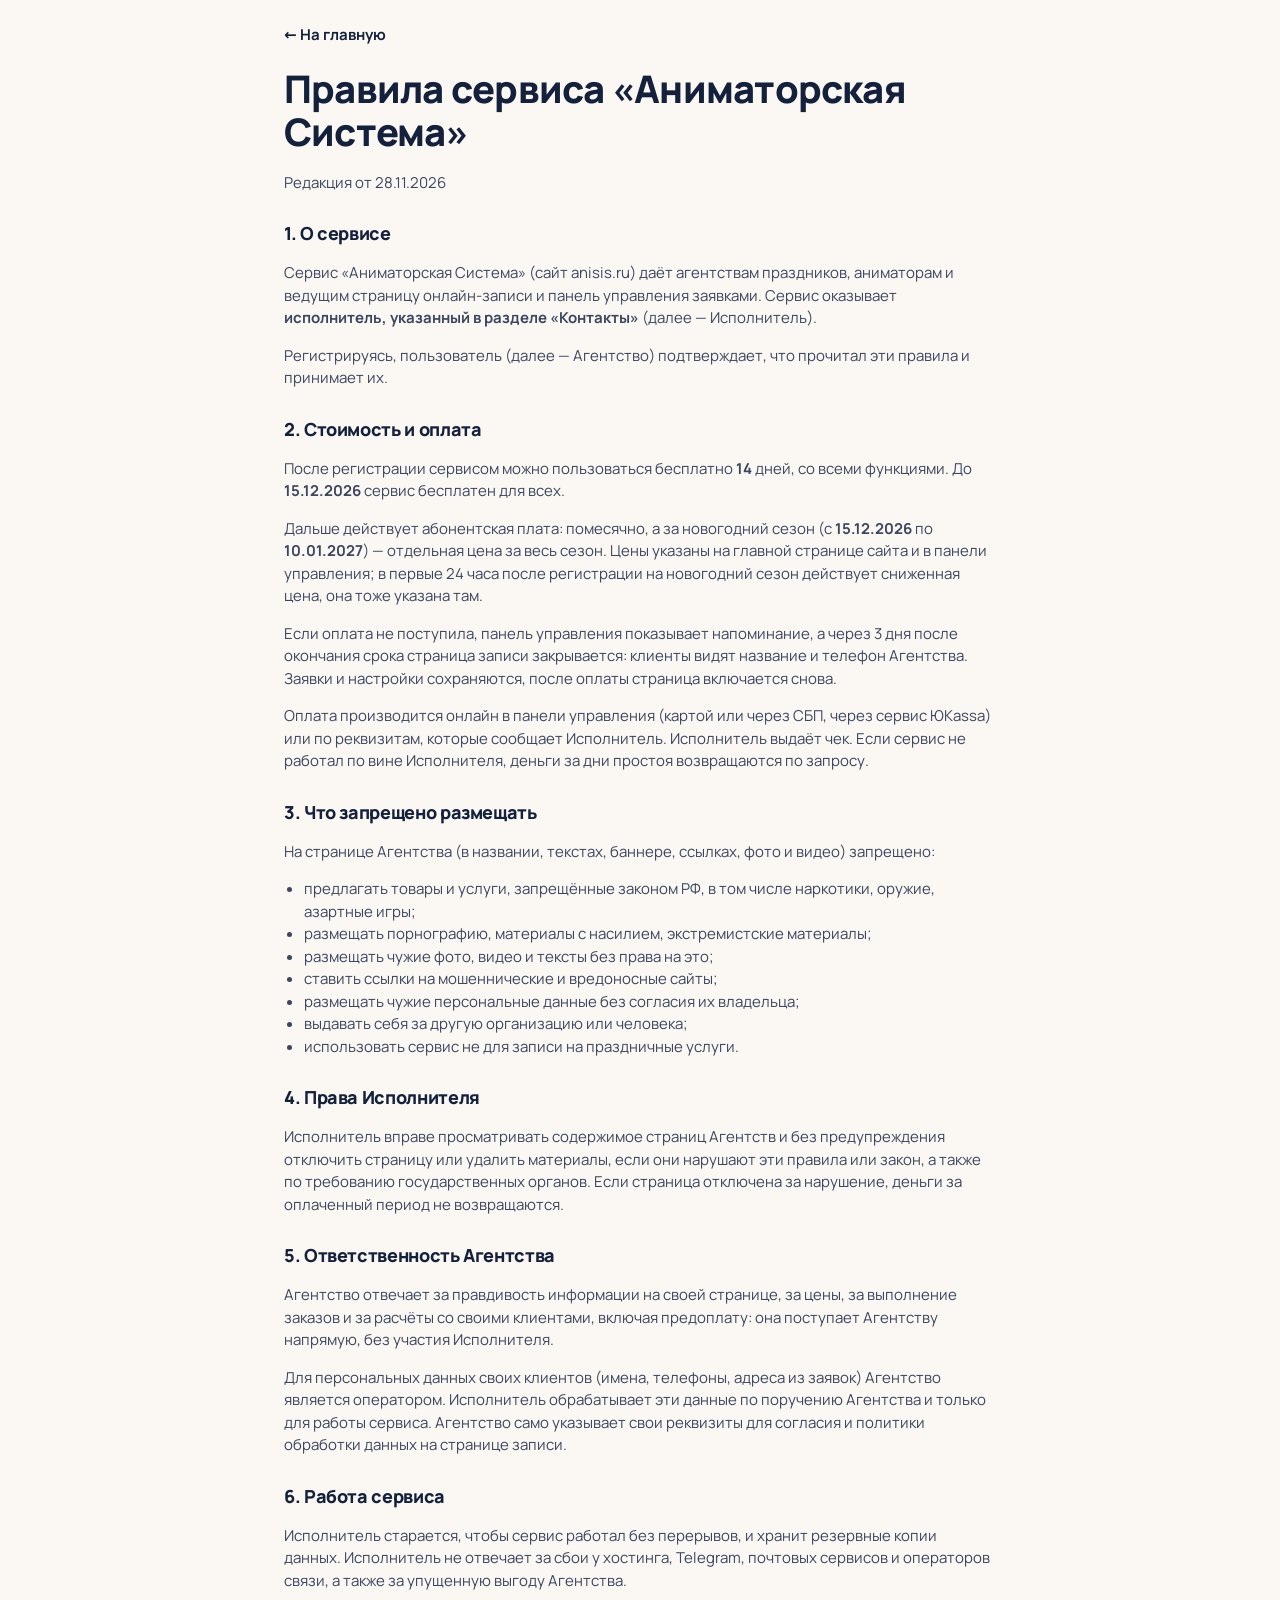
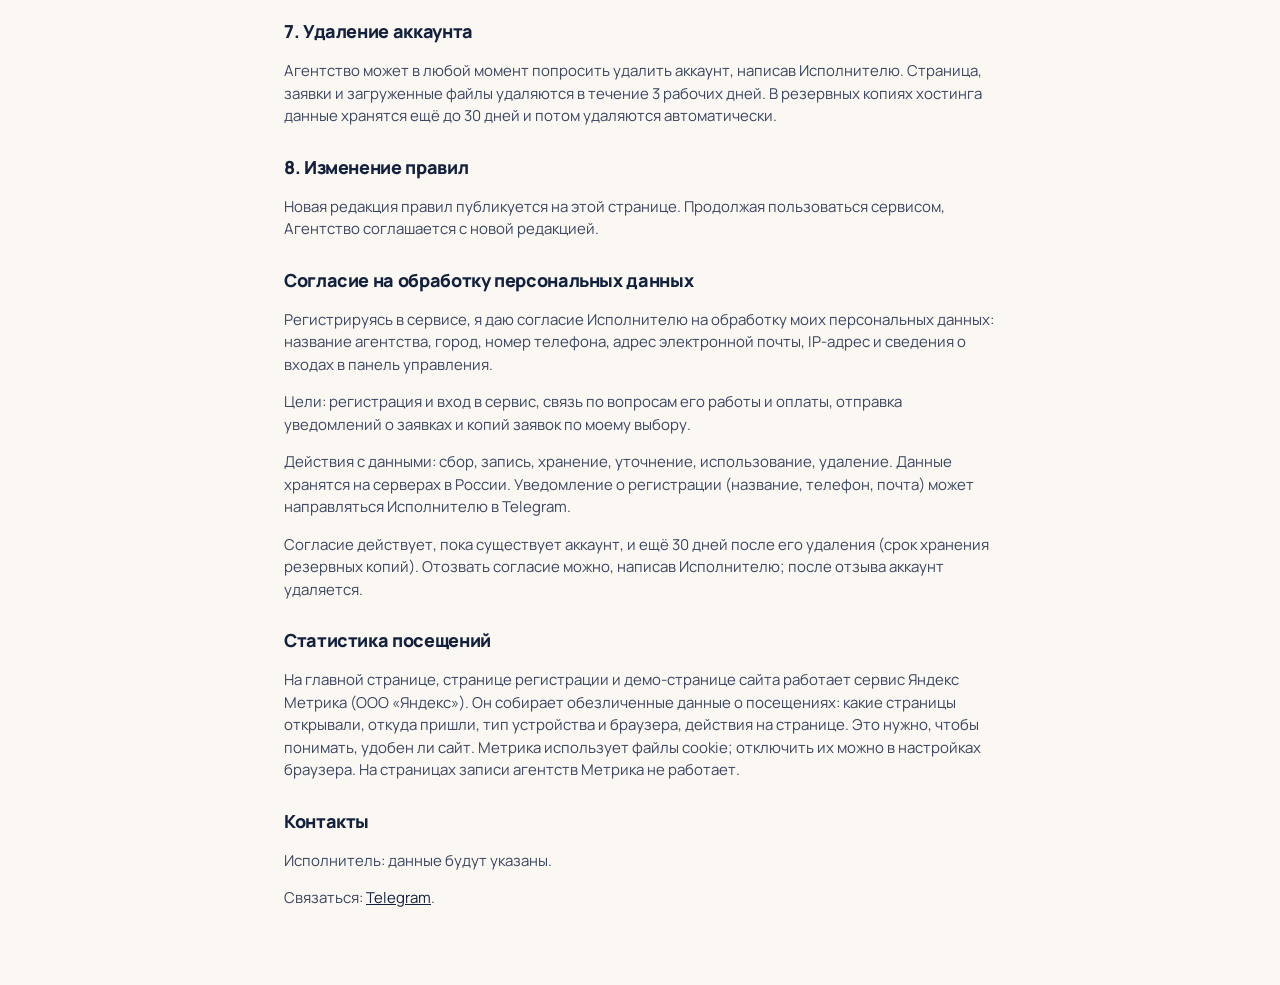
<file: rules.html>
<!DOCTYPE html>
<html lang="ru" translate="no">
<head>
  <meta charset="utf-8">
  <meta http-equiv="Content-Security-Policy" content="default-src 'self'; script-src 'self'; style-src 'self'; font-src 'self'; img-src 'self' data:; connect-src 'self'; base-uri 'none'; form-action 'self'; object-src 'none'">
  <meta name="referrer" content="strict-origin-when-cross-origin">
  <meta name="viewport" content="width=device-width, initial-scale=1">
  <title>Правила сервиса — Аниматорская Система</title>
  <link rel="icon" href="assets/img/favicon.svg?v=dev" type="image/svg+xml">
  <link rel="icon" href="/favicon.ico?v=dev" sizes="48x48">
  <link rel="icon" href="assets/img/icon-120.png?v=dev" sizes="120x120" type="image/png">
  <link rel="apple-touch-icon" href="assets/img/icon-180.png?v=dev">
  <link rel="stylesheet" href="assets/style.css?v=dev">
</head>
<body class="legal">
  <main class="wrap">
    <a class="back" href="./">← На главную</a>
    <article id="doc">
      <h1>Правила сервиса «Аниматорская Система»</h1>
      <p class="muted">Редакция от 28.11.2026</p>

      <h2>1. О сервисе</h2>
      <p>Сервис «Аниматорская Система» (сайт <span class="js-site">anisis.ru</span>) даёт агентствам праздников, аниматорам и ведущим страницу онлайн-записи и панель управления заявками. Сервис оказывает <b class="js-processor">исполнитель, указанный в разделе «Контакты»</b> (далее — Исполнитель).</p>
      <p>Регистрируясь, пользователь (далее — Агентство) подтверждает, что прочитал эти правила и принимает их.</p>

      <h2>2. Стоимость и оплата</h2>
      <p>После регистрации сервисом можно пользоваться бесплатно <b class="js-trial">14</b> дней, со всеми функциями. До <b class="js-free">15.12.2026</b> сервис бесплатен для всех.</p>
      <p>Дальше действует абонентская плата: помесячно, а за новогодний сезон (с <b class="js-free">15.12.2026</b> по <b class="js-season">10.01.2027</b>) — отдельная цена за весь сезон. Цены указаны на главной странице сайта и в панели управления; в первые 24 часа после регистрации на новогодний сезон действует сниженная цена, она тоже указана там.</p>
      <p>Если оплата не поступила, панель управления показывает напоминание, а через 3 дня после окончания срока страница записи закрывается: клиенты видят название и телефон Агентства. Заявки и настройки сохраняются, после оплаты страница включается снова.</p>
      <p>Оплата производится онлайн в панели управления (картой или через СБП, через сервис ЮKassa) или по реквизитам, которые сообщает Исполнитель. Исполнитель выдаёт чек. Если сервис не работал по вине Исполнителя, деньги за дни простоя возвращаются по запросу.</p>

      <h2>3. Что запрещено размещать</h2>
      <p>На странице Агентства (в названии, текстах, баннере, ссылках, фото и видео) запрещено:</p>
      <ul>
        <li>предлагать товары и услуги, запрещённые законом РФ, в том числе наркотики, оружие, азартные игры;</li>
        <li>размещать порнографию, материалы с насилием, экстремистские материалы;</li>
        <li>размещать чужие фото, видео и тексты без права на это;</li>
        <li>ставить ссылки на мошеннические и вредоносные сайты;</li>
        <li>размещать чужие персональные данные без согласия их владельца;</li>
        <li>выдавать себя за другую организацию или человека;</li>
        <li>использовать сервис не для записи на праздничные услуги.</li>
      </ul>

      <h2>4. Права Исполнителя</h2>
      <p>Исполнитель вправе просматривать содержимое страниц Агентств и без предупреждения отключить страницу или удалить материалы, если они нарушают эти правила или закон, а также по требованию государственных органов. Если страница отключена за нарушение, деньги за оплаченный период не возвращаются.</p>

      <h2>5. Ответственность Агентства</h2>
      <p>Агентство отвечает за правдивость информации на своей странице, за цены, за выполнение заказов и за расчёты со своими клиентами, включая предоплату: она поступает Агентству напрямую, без участия Исполнителя.</p>
      <p>Для персональных данных своих клиентов (имена, телефоны, адреса из заявок) Агентство является оператором. Исполнитель обрабатывает эти данные по поручению Агентства и только для работы сервиса. Агентство само указывает свои реквизиты для согласия и политики обработки данных на странице записи.</p>

      <h2>6. Работа сервиса</h2>
      <p>Исполнитель старается, чтобы сервис работал без перерывов, и хранит резервные копии данных. Исполнитель не отвечает за сбои у хостинга, Telegram, почтовых сервисов и операторов связи, а также за упущенную выгоду Агентства.</p>

      <h2>7. Удаление аккаунта</h2>
      <p>Агентство может в любой момент попросить удалить аккаунт, написав Исполнителю. Страница, заявки и загруженные файлы удаляются в течение 3 рабочих дней. В резервных копиях хостинга данные хранятся ещё до 30 дней и потом удаляются автоматически.</p>

      <h2>8. Изменение правил</h2>
      <p>Новая редакция правил публикуется на этой странице. Продолжая пользоваться сервисом, Агентство соглашается с новой редакцией.</p>

      <h2 id="pd">Согласие на обработку персональных данных</h2>
      <p>Регистрируясь в сервисе, я даю согласие <span class="js-processor">Исполнителю</span> на обработку моих персональных данных: название агентства, город, номер телефона, адрес электронной почты, IP-адрес и сведения о входах в панель управления.</p>
      <p>Цели: регистрация и вход в сервис, связь по вопросам его работы и оплаты, отправка уведомлений о заявках и копий заявок по моему выбору.</p>
      <p>Действия с данными: сбор, запись, хранение, уточнение, использование, удаление. Данные хранятся на серверах в России. Уведомление о регистрации (название, телефон, почта) может направляться Исполнителю в Telegram.</p>
      <p>Согласие действует, пока существует аккаунт, и ещё 30 дней после его удаления (срок хранения резервных копий). Отозвать согласие можно, написав Исполнителю; после отзыва аккаунт удаляется.</p>

      <h2 id="metrika">Статистика посещений</h2>
      <p>На главной странице, странице регистрации и демо-странице сайта работает сервис Яндекс Метрика (ООО «Яндекс»). Он собирает обезличенные данные о посещениях: какие страницы открывали, откуда пришли, тип устройства и браузера, действия на странице. Это нужно, чтобы понимать, удобен ли сайт. Метрика использует файлы cookie; отключить их можно в настройках браузера. На страницах записи агентств Метрика не работает.</p>

      <h2 id="contacts">Контакты</h2>
      <p>Исполнитель: <span class="js-processor">данные будут указаны</span>.</p>
      <p>Связаться: <a class="js-tg" href="https://t.me/rodionfrontend" target="_blank" rel="noopener noreferrer">Telegram</a><span class="js-email-wrap" hidden>, почта <a class="js-email" href="#"></a></span>.</p>
    </article>
  </main>
  <script src="assets/rules.js?v=dev"></script>
</body>
</html>
</file>
<file: assets/style.css>
/* Страница записи агентства и страницы документов. Шрифт лежит на самом сайте: никаких запросов к Google. */
@font-face { font-family: "Manrope"; font-weight: 400; font-display: swap; src: url("fonts/manrope-cyrillic-400-normal.woff2") format("woff2"); unicode-range: U+0301,U+0400-045F,U+0490-0491,U+04B0-04B1,U+2116; }
@font-face { font-family: "Manrope"; font-weight: 400; font-display: swap; src: url("fonts/manrope-latin-400-normal.woff2") format("woff2"); unicode-range: U+0000-00FF,U+2000-206F,U+20BD,U+2212; }
@font-face { font-family: "Manrope"; font-weight: 500; font-display: swap; src: url("fonts/manrope-cyrillic-500-normal.woff2") format("woff2"); unicode-range: U+0301,U+0400-045F,U+0490-0491,U+04B0-04B1,U+2116; }
@font-face { font-family: "Manrope"; font-weight: 500; font-display: swap; src: url("fonts/manrope-latin-500-normal.woff2") format("woff2"); unicode-range: U+0000-00FF,U+2000-206F,U+20BD,U+2212; }
@font-face { font-family: "Manrope"; font-weight: 600; font-display: swap; src: url("fonts/manrope-cyrillic-600-normal.woff2") format("woff2"); unicode-range: U+0301,U+0400-045F,U+0490-0491,U+04B0-04B1,U+2116; }
@font-face { font-family: "Manrope"; font-weight: 600; font-display: swap; src: url("fonts/manrope-latin-600-normal.woff2") format("woff2"); unicode-range: U+0000-00FF,U+2000-206F,U+20BD,U+2212; }
@font-face { font-family: "Manrope"; font-weight: 700; font-display: swap; src: url("fonts/manrope-cyrillic-700-normal.woff2") format("woff2"); unicode-range: U+0301,U+0400-045F,U+0490-0491,U+04B0-04B1,U+2116; }
@font-face { font-family: "Manrope"; font-weight: 700; font-display: swap; src: url("fonts/manrope-latin-700-normal.woff2") format("woff2"); unicode-range: U+0000-00FF,U+2000-206F,U+20BD,U+2212; }
@font-face { font-family: "Manrope"; font-weight: 800; font-display: swap; src: url("fonts/manrope-cyrillic-800-normal.woff2") format("woff2"); unicode-range: U+0301,U+0400-045F,U+0490-0491,U+04B0-04B1,U+2116; }
@font-face { font-family: "Manrope"; font-weight: 800; font-display: swap; src: url("fonts/manrope-latin-800-normal.woff2") format("woff2"); unicode-range: U+0000-00FF,U+2000-206F,U+20BD,U+2212; }

:root {
  --night: #0E1A33;
  --cream: #F4EFE7;
  --paper: #FBF8F3;
  --card: #FFFFFF;
  --ink: #14213D;
  --ink-2: #3B4660;
  --muted: #646D80;
  --line: #E6DED2;
  --accent: #B3203A;
  --on-accent: #fff;
  --accent-strong: var(--accent);      /* цвет кнопок и выбора: агентство может поменять */
  --accent-soft: rgba(179, 32, 58, .08);
  --gold: #D9B26A;        /* акцентный цвет: агентство может поменять */
  --beige: #F4E7D0;
  --d1: #5DB574; --d1-bg: #DDF0E1;
  --d2: #E0A92E; --d2-bg: #FBEFD0;
  --d3: #D9433F; --d3-bg: #F9DEDC;
  --font: "Manrope", system-ui, -apple-system, "Segoe UI", sans-serif;
  --r: 18px;
  --shadow: 0 24px 60px rgba(8, 15, 34, .28);
}
* { box-sizing: border-box; }
[hidden] { display: none !important; }
html { -webkit-text-size-adjust: 100%; }
body { margin: 0; background: var(--cream); color: var(--ink); font: 400 15px/1.5 var(--font); overflow-x: clip; }
button, input, textarea { font: inherit; color: inherit; }
svg { display: block; }
a { color: inherit; }
h1, h2, h3 { letter-spacing: -0.02em; }
.wrap { width: 100%; max-width: 1200px; margin: 0 auto; padding: 0 24px; }
:focus-visible { outline: 3px solid var(--gold); outline-offset: 2px; }
.sprite { position: absolute; width: 0; height: 0; overflow: hidden; }
.hp { position: absolute; left: -9999px; width: 1px; height: 1px; opacity: 0; }

/* Кнопки */
.btn { display: inline-flex; align-items: center; justify-content: center; gap: 10px; min-height: 52px; padding: 0 24px; border-radius: 14px; border: 1.5px solid transparent; font-weight: 700; font-size: 16px; text-decoration: none; cursor: pointer; white-space: nowrap; transition: background .15s, border-color .15s, filter .15s; }
.btn svg { width: 20px; height: 20px; flex: none; }
.btn-main { background: var(--accent); color: var(--on-accent); box-shadow: 0 10px 22px rgba(20, 10, 10, .18); }
.btn-main:hover { filter: brightness(.92); }
.btn-main:disabled { opacity: .6; cursor: default; }
.btn-ghost { background: #fff; color: var(--ink); border-color: var(--line); }
.btn-ghost:hover { border-color: var(--ink); }

/* Первый экран: зимняя картинка (агентство может заменить свою) */
.hero { position: relative; color: #fff; background: var(--night) url("img/winter.webp") center 35% / cover no-repeat; padding: calc(22px + env(safe-area-inset-top)) 0 150px; overflow: hidden; isolation: isolate; }
.hero::before { content: ""; position: absolute; inset: 0; z-index: -1; background: linear-gradient(90deg, rgba(10, 19, 40, .9) 0%, rgba(10, 19, 40, .6) 50%, rgba(10, 19, 40, .25) 100%), linear-gradient(180deg, rgba(10, 19, 40, .3), rgba(10, 19, 40, 0) 40%, rgba(10, 19, 40, .55) 100%); }
.hero.custom .hero-santa { display: none; }
.hero-santa { position: absolute; z-index: -1; right: max(24px, calc(50% - 560px)); bottom: 0; width: 330px; height: auto; -webkit-mask-image: linear-gradient(180deg, #000 62%, transparent 92%); mask-image: linear-gradient(180deg, #000 62%, transparent 92%); }
.topline { display: flex; align-items: center; justify-content: space-between; gap: 16px; min-height: 56px; }
.logo { display: flex; align-items: center; gap: 12px; font-weight: 800; font-size: 19px; line-height: 1.15; }
.logo-mark { width: 34px; height: 34px; flex: none; }
.logo-img { display: block; height: 48px; width: auto; max-width: 160px; object-fit: contain; flex: none; border-radius: 10px; }
.logo-img.logo-plate { background: rgba(255, 255, 255, .94); padding: 5px 9px; }
.logo-img.logo-avatar { width: 48px; height: 48px; object-fit: cover; border-radius: 50%; box-shadow: 0 0 0 2px rgba(255, 255, 255, .85), 0 4px 14px rgba(0, 0, 0, .3); }
.logo-img.logo-tile { border-radius: 10px; box-shadow: 0 4px 14px rgba(0, 0, 0, .3); }
a.logo-link { color: inherit; text-decoration: none; }
a.logo-link:hover .logo-name { text-decoration: underline; text-underline-offset: 3px; }
.phone-pill { display: inline-flex; align-items: center; gap: 10px; padding: 10px 18px; border-radius: 999px; border: 1px solid rgba(255, 255, 255, .45); font-weight: 700; font-size: 14px; text-decoration: none; white-space: nowrap; }
.phone-pill svg { width: 18px; height: 18px; }
.phone-pill:hover { background: rgba(255, 255, 255, .1); }
.hero h1 { margin: 54px 0 16px; font-weight: 800; font-size: clamp(40px, 6vw, 68px); line-height: 1.02; max-width: 640px; }
.hero h1 em { display: block; font-style: normal; color: var(--gold-hero, var(--gold)); }
.lead { margin: 0; max-width: 470px; font-size: 18px; color: rgba(255, 255, 255, .88); }
/* Снег: настоящие снежинки двух размеров падают с лёгким покачиванием; можно выключить кнопкой */
/* Слой снега неподвижен и прозрачен сверху, чтобы снежинки не путались с логотипом; падают его два внутренних слоя */
.snow { position: absolute; inset: 0; z-index: -1; pointer-events: none; overflow: hidden; -webkit-mask-image: linear-gradient(180deg, transparent 0, transparent 100px, #000 190px); mask-image: linear-gradient(180deg, transparent 0, transparent 100px, #000 190px); }
.snow::before, .snow::after { content: ""; position: absolute; inset: -520px 0 0; background-repeat: repeat; }
.snow::before { background-image: url("data:image/svg+xml,%3Csvg xmlns='http://www.w3.org/2000/svg' width='520' height='520'%3E%3Cg fill='none' stroke='white' stroke-width='1.6' stroke-linecap='round'%3E%3Cg transform='translate(236.6 289.4) rotate(32)' opacity='0.71'%3E%3Cpath d='M0 0V-11.6M0 -6.4l-3.2 -3.2M0 -6.4l3.2 -3.2' transform='rotate(0)'/%3E%3Cpath d='M0 0V-11.6M0 -6.4l-3.2 -3.2M0 -6.4l3.2 -3.2' transform='rotate(60)'/%3E%3Cpath d='M0 0V-11.6M0 -6.4l-3.2 -3.2M0 -6.4l3.2 -3.2' transform='rotate(120)'/%3E%3Cpath d='M0 0V-11.6M0 -6.4l-3.2 -3.2M0 -6.4l3.2 -3.2' transform='rotate(180)'/%3E%3Cpath d='M0 0V-11.6M0 -6.4l-3.2 -3.2M0 -6.4l3.2 -3.2' transform='rotate(240)'/%3E%3Cpath d='M0 0V-11.6M0 -6.4l-3.2 -3.2M0 -6.4l3.2 -3.2' transform='rotate(300)'/%3E%3C/g%3E%3Cg transform='translate(434.7 107.4) rotate(39)' opacity='0.71'%3E%3Cpath d='M0 0V-11.0M0 -6.1l-3.1 -3.1M0 -6.1l3.1 -3.1' transform='rotate(0)'/%3E%3Cpath d='M0 0V-11.0M0 -6.1l-3.1 -3.1M0 -6.1l3.1 -3.1' transform='rotate(60)'/%3E%3Cpath d='M0 0V-11.0M0 -6.1l-3.1 -3.1M0 -6.1l3.1 -3.1' transform='rotate(120)'/%3E%3Cpath d='M0 0V-11.0M0 -6.1l-3.1 -3.1M0 -6.1l3.1 -3.1' transform='rotate(180)'/%3E%3Cpath d='M0 0V-11.0M0 -6.1l-3.1 -3.1M0 -6.1l3.1 -3.1' transform='rotate(240)'/%3E%3Cpath d='M0 0V-11.0M0 -6.1l-3.1 -3.1M0 -6.1l3.1 -3.1' transform='rotate(300)'/%3E%3C/g%3E%3Cg transform='translate(404.1 60.3) rotate(51)' opacity='0.54'%3E%3Cpath d='M0 0V-8.5M0 -4.7l-2.4 -2.4M0 -4.7l2.4 -2.4' transform='rotate(0)'/%3E%3Cpath d='M0 0V-8.5M0 -4.7l-2.4 -2.4M0 -4.7l2.4 -2.4' transform='rotate(60)'/%3E%3Cpath d='M0 0V-8.5M0 -4.7l-2.4 -2.4M0 -4.7l2.4 -2.4' transform='rotate(120)'/%3E%3Cpath d='M0 0V-8.5M0 -4.7l-2.4 -2.4M0 -4.7l2.4 -2.4' transform='rotate(180)'/%3E%3Cpath d='M0 0V-8.5M0 -4.7l-2.4 -2.4M0 -4.7l2.4 -2.4' transform='rotate(240)'/%3E%3Cpath d='M0 0V-8.5M0 -4.7l-2.4 -2.4M0 -4.7l2.4 -2.4' transform='rotate(300)'/%3E%3C/g%3E%3Cg transform='translate(452.1 326.2) rotate(28)' opacity='0.68'%3E%3Cpath d='M0 0V-10.0M0 -5.5l-2.8 -2.8M0 -5.5l2.8 -2.8' transform='rotate(0)'/%3E%3Cpath d='M0 0V-10.0M0 -5.5l-2.8 -2.8M0 -5.5l2.8 -2.8' transform='rotate(60)'/%3E%3Cpath d='M0 0V-10.0M0 -5.5l-2.8 -2.8M0 -5.5l2.8 -2.8' transform='rotate(120)'/%3E%3Cpath d='M0 0V-10.0M0 -5.5l-2.8 -2.8M0 -5.5l2.8 -2.8' transform='rotate(180)'/%3E%3Cpath d='M0 0V-10.0M0 -5.5l-2.8 -2.8M0 -5.5l2.8 -2.8' transform='rotate(240)'/%3E%3Cpath d='M0 0V-10.0M0 -5.5l-2.8 -2.8M0 -5.5l2.8 -2.8' transform='rotate(300)'/%3E%3C/g%3E%3Cg transform='translate(335.7 316.9) rotate(33)' opacity='0.51'%3E%3Cpath d='M0 0V-7.8M0 -4.3l-2.2 -2.2M0 -4.3l2.2 -2.2' transform='rotate(0)'/%3E%3Cpath d='M0 0V-7.8M0 -4.3l-2.2 -2.2M0 -4.3l2.2 -2.2' transform='rotate(60)'/%3E%3Cpath d='M0 0V-7.8M0 -4.3l-2.2 -2.2M0 -4.3l2.2 -2.2' transform='rotate(120)'/%3E%3Cpath d='M0 0V-7.8M0 -4.3l-2.2 -2.2M0 -4.3l2.2 -2.2' transform='rotate(180)'/%3E%3Cpath d='M0 0V-7.8M0 -4.3l-2.2 -2.2M0 -4.3l2.2 -2.2' transform='rotate(240)'/%3E%3Cpath d='M0 0V-7.8M0 -4.3l-2.2 -2.2M0 -4.3l2.2 -2.2' transform='rotate(300)'/%3E%3C/g%3E%3Cg transform='translate(45.1 31.5) rotate(49)' opacity='0.77'%3E%3Cpath d='M0 0V-11.4M0 -6.3l-3.2 -3.2M0 -6.3l3.2 -3.2' transform='rotate(0)'/%3E%3Cpath d='M0 0V-11.4M0 -6.3l-3.2 -3.2M0 -6.3l3.2 -3.2' transform='rotate(60)'/%3E%3Cpath d='M0 0V-11.4M0 -6.3l-3.2 -3.2M0 -6.3l3.2 -3.2' transform='rotate(120)'/%3E%3Cpath d='M0 0V-11.4M0 -6.3l-3.2 -3.2M0 -6.3l3.2 -3.2' transform='rotate(180)'/%3E%3Cpath d='M0 0V-11.4M0 -6.3l-3.2 -3.2M0 -6.3l3.2 -3.2' transform='rotate(240)'/%3E%3Cpath d='M0 0V-11.4M0 -6.3l-3.2 -3.2M0 -6.3l3.2 -3.2' transform='rotate(300)'/%3E%3C/g%3E%3Cg transform='translate(242.3 230.7) rotate(40)' opacity='0.73'%3E%3Cpath d='M0 0V-11.2M0 -6.2l-3.1 -3.1M0 -6.2l3.1 -3.1' transform='rotate(0)'/%3E%3Cpath d='M0 0V-11.2M0 -6.2l-3.1 -3.1M0 -6.2l3.1 -3.1' transform='rotate(60)'/%3E%3Cpath d='M0 0V-11.2M0 -6.2l-3.1 -3.1M0 -6.2l3.1 -3.1' transform='rotate(120)'/%3E%3Cpath d='M0 0V-11.2M0 -6.2l-3.1 -3.1M0 -6.2l3.1 -3.1' transform='rotate(180)'/%3E%3Cpath d='M0 0V-11.2M0 -6.2l-3.1 -3.1M0 -6.2l3.1 -3.1' transform='rotate(240)'/%3E%3Cpath d='M0 0V-11.2M0 -6.2l-3.1 -3.1M0 -6.2l3.1 -3.1' transform='rotate(300)'/%3E%3C/g%3E%3C/g%3E%3C/svg%3E"); background-size: 520px 520px; animation: snow-near 26s linear infinite; }
.snow::after { inset: -360px 0 0; background-image: url("data:image/svg+xml,%3Csvg xmlns='http://www.w3.org/2000/svg' width='360' height='360'%3E%3Cg fill='none' stroke='white' stroke-width='1.2' stroke-linecap='round'%3E%3Cg transform='translate(111.7 15.5) rotate(26)' opacity='0.79'%3E%3Cpath d='M0 0V-3.7M0 -2.0l-1.0 -1.0M0 -2.0l1.0 -1.0' transform='rotate(0)'/%3E%3Cpath d='M0 0V-3.7M0 -2.0l-1.0 -1.0M0 -2.0l1.0 -1.0' transform='rotate(60)'/%3E%3Cpath d='M0 0V-3.7M0 -2.0l-1.0 -1.0M0 -2.0l1.0 -1.0' transform='rotate(120)'/%3E%3Cpath d='M0 0V-3.7M0 -2.0l-1.0 -1.0M0 -2.0l1.0 -1.0' transform='rotate(180)'/%3E%3Cpath d='M0 0V-3.7M0 -2.0l-1.0 -1.0M0 -2.0l1.0 -1.0' transform='rotate(240)'/%3E%3Cpath d='M0 0V-3.7M0 -2.0l-1.0 -1.0M0 -2.0l1.0 -1.0' transform='rotate(300)'/%3E%3C/g%3E%3Cg transform='translate(345.2 344.6) rotate(20)' opacity='0.82'%3E%3Cpath d='M0 0V-5.6M0 -3.1l-1.6 -1.6M0 -3.1l1.6 -1.6' transform='rotate(0)'/%3E%3Cpath d='M0 0V-5.6M0 -3.1l-1.6 -1.6M0 -3.1l1.6 -1.6' transform='rotate(60)'/%3E%3Cpath d='M0 0V-5.6M0 -3.1l-1.6 -1.6M0 -3.1l1.6 -1.6' transform='rotate(120)'/%3E%3Cpath d='M0 0V-5.6M0 -3.1l-1.6 -1.6M0 -3.1l1.6 -1.6' transform='rotate(180)'/%3E%3Cpath d='M0 0V-5.6M0 -3.1l-1.6 -1.6M0 -3.1l1.6 -1.6' transform='rotate(240)'/%3E%3Cpath d='M0 0V-5.6M0 -3.1l-1.6 -1.6M0 -3.1l1.6 -1.6' transform='rotate(300)'/%3E%3C/g%3E%3Cg transform='translate(265.7 184.3) rotate(6)' opacity='0.75'%3E%3Cpath d='M0 0V-3.6M0 -2.0l-1.0 -1.0M0 -2.0l1.0 -1.0' transform='rotate(0)'/%3E%3Cpath d='M0 0V-3.6M0 -2.0l-1.0 -1.0M0 -2.0l1.0 -1.0' transform='rotate(60)'/%3E%3Cpath d='M0 0V-3.6M0 -2.0l-1.0 -1.0M0 -2.0l1.0 -1.0' transform='rotate(120)'/%3E%3Cpath d='M0 0V-3.6M0 -2.0l-1.0 -1.0M0 -2.0l1.0 -1.0' transform='rotate(180)'/%3E%3Cpath d='M0 0V-3.6M0 -2.0l-1.0 -1.0M0 -2.0l1.0 -1.0' transform='rotate(240)'/%3E%3Cpath d='M0 0V-3.6M0 -2.0l-1.0 -1.0M0 -2.0l1.0 -1.0' transform='rotate(300)'/%3E%3C/g%3E%3Cg transform='translate(146.9 295.1) rotate(54)' opacity='0.93'%3E%3Cpath d='M0 0V-4.5M0 -2.5l-1.3 -1.3M0 -2.5l1.3 -1.3' transform='rotate(0)'/%3E%3Cpath d='M0 0V-4.5M0 -2.5l-1.3 -1.3M0 -2.5l1.3 -1.3' transform='rotate(60)'/%3E%3Cpath d='M0 0V-4.5M0 -2.5l-1.3 -1.3M0 -2.5l1.3 -1.3' transform='rotate(120)'/%3E%3Cpath d='M0 0V-4.5M0 -2.5l-1.3 -1.3M0 -2.5l1.3 -1.3' transform='rotate(180)'/%3E%3Cpath d='M0 0V-4.5M0 -2.5l-1.3 -1.3M0 -2.5l1.3 -1.3' transform='rotate(240)'/%3E%3Cpath d='M0 0V-4.5M0 -2.5l-1.3 -1.3M0 -2.5l1.3 -1.3' transform='rotate(300)'/%3E%3C/g%3E%3Cg transform='translate(241.4 84.9) rotate(24)' opacity='0.52'%3E%3Cpath d='M0 0V-5.8M0 -3.2l-1.6 -1.6M0 -3.2l1.6 -1.6' transform='rotate(0)'/%3E%3Cpath d='M0 0V-5.8M0 -3.2l-1.6 -1.6M0 -3.2l1.6 -1.6' transform='rotate(60)'/%3E%3Cpath d='M0 0V-5.8M0 -3.2l-1.6 -1.6M0 -3.2l1.6 -1.6' transform='rotate(120)'/%3E%3Cpath d='M0 0V-5.8M0 -3.2l-1.6 -1.6M0 -3.2l1.6 -1.6' transform='rotate(180)'/%3E%3Cpath d='M0 0V-5.8M0 -3.2l-1.6 -1.6M0 -3.2l1.6 -1.6' transform='rotate(240)'/%3E%3Cpath d='M0 0V-5.8M0 -3.2l-1.6 -1.6M0 -3.2l1.6 -1.6' transform='rotate(300)'/%3E%3C/g%3E%3Cg transform='translate(339.5 145.9) rotate(49)' opacity='0.78'%3E%3Cpath d='M0 0V-3.7M0 -2.0l-1.0 -1.0M0 -2.0l1.0 -1.0' transform='rotate(0)'/%3E%3Cpath d='M0 0V-3.7M0 -2.0l-1.0 -1.0M0 -2.0l1.0 -1.0' transform='rotate(60)'/%3E%3Cpath d='M0 0V-3.7M0 -2.0l-1.0 -1.0M0 -2.0l1.0 -1.0' transform='rotate(120)'/%3E%3Cpath d='M0 0V-3.7M0 -2.0l-1.0 -1.0M0 -2.0l1.0 -1.0' transform='rotate(180)'/%3E%3Cpath d='M0 0V-3.7M0 -2.0l-1.0 -1.0M0 -2.0l1.0 -1.0' transform='rotate(240)'/%3E%3Cpath d='M0 0V-3.7M0 -2.0l-1.0 -1.0M0 -2.0l1.0 -1.0' transform='rotate(300)'/%3E%3C/g%3E%3Cg transform='translate(238.1 125.8) rotate(26)' opacity='0.51'%3E%3Cpath d='M0 0V-4.3M0 -2.4l-1.2 -1.2M0 -2.4l1.2 -1.2' transform='rotate(0)'/%3E%3Cpath d='M0 0V-4.3M0 -2.4l-1.2 -1.2M0 -2.4l1.2 -1.2' transform='rotate(60)'/%3E%3Cpath d='M0 0V-4.3M0 -2.4l-1.2 -1.2M0 -2.4l1.2 -1.2' transform='rotate(120)'/%3E%3Cpath d='M0 0V-4.3M0 -2.4l-1.2 -1.2M0 -2.4l1.2 -1.2' transform='rotate(180)'/%3E%3Cpath d='M0 0V-4.3M0 -2.4l-1.2 -1.2M0 -2.4l1.2 -1.2' transform='rotate(240)'/%3E%3Cpath d='M0 0V-4.3M0 -2.4l-1.2 -1.2M0 -2.4l1.2 -1.2' transform='rotate(300)'/%3E%3C/g%3E%3Cg transform='translate(265.7 53.2) rotate(3)' opacity='0.55'%3E%3Cpath d='M0 0V-4.1M0 -2.3l-1.1 -1.1M0 -2.3l1.1 -1.1' transform='rotate(0)'/%3E%3Cpath d='M0 0V-4.1M0 -2.3l-1.1 -1.1M0 -2.3l1.1 -1.1' transform='rotate(60)'/%3E%3Cpath d='M0 0V-4.1M0 -2.3l-1.1 -1.1M0 -2.3l1.1 -1.1' transform='rotate(120)'/%3E%3Cpath d='M0 0V-4.1M0 -2.3l-1.1 -1.1M0 -2.3l1.1 -1.1' transform='rotate(180)'/%3E%3Cpath d='M0 0V-4.1M0 -2.3l-1.1 -1.1M0 -2.3l1.1 -1.1' transform='rotate(240)'/%3E%3Cpath d='M0 0V-4.1M0 -2.3l-1.1 -1.1M0 -2.3l1.1 -1.1' transform='rotate(300)'/%3E%3C/g%3E%3Cg transform='translate(168.4 175.6) rotate(32)' opacity='0.58'%3E%3Cpath d='M0 0V-5.2M0 -2.9l-1.5 -1.5M0 -2.9l1.5 -1.5' transform='rotate(0)'/%3E%3Cpath d='M0 0V-5.2M0 -2.9l-1.5 -1.5M0 -2.9l1.5 -1.5' transform='rotate(60)'/%3E%3Cpath d='M0 0V-5.2M0 -2.9l-1.5 -1.5M0 -2.9l1.5 -1.5' transform='rotate(120)'/%3E%3Cpath d='M0 0V-5.2M0 -2.9l-1.5 -1.5M0 -2.9l1.5 -1.5' transform='rotate(180)'/%3E%3Cpath d='M0 0V-5.2M0 -2.9l-1.5 -1.5M0 -2.9l1.5 -1.5' transform='rotate(240)'/%3E%3Cpath d='M0 0V-5.2M0 -2.9l-1.5 -1.5M0 -2.9l1.5 -1.5' transform='rotate(300)'/%3E%3C/g%3E%3Cg transform='translate(77.3 257.0) rotate(7)' opacity='0.79'%3E%3Cpath d='M0 0V-3.8M0 -2.1l-1.1 -1.1M0 -2.1l1.1 -1.1' transform='rotate(0)'/%3E%3Cpath d='M0 0V-3.8M0 -2.1l-1.1 -1.1M0 -2.1l1.1 -1.1' transform='rotate(60)'/%3E%3Cpath d='M0 0V-3.8M0 -2.1l-1.1 -1.1M0 -2.1l1.1 -1.1' transform='rotate(120)'/%3E%3Cpath d='M0 0V-3.8M0 -2.1l-1.1 -1.1M0 -2.1l1.1 -1.1' transform='rotate(180)'/%3E%3Cpath d='M0 0V-3.8M0 -2.1l-1.1 -1.1M0 -2.1l1.1 -1.1' transform='rotate(240)'/%3E%3Cpath d='M0 0V-3.8M0 -2.1l-1.1 -1.1M0 -2.1l1.1 -1.1' transform='rotate(300)'/%3E%3C/g%3E%3C/g%3E%3C/svg%3E"); background-size: 360px 360px; opacity: .75; animation: snow-far 40s linear infinite; }
@keyframes snow-near { from { transform: translate3d(0, 0, 0); } 50% { transform: translate3d(18px, 260px, 0); } to { transform: translate3d(0, 520px, 0); } }
@keyframes snow-far { from { transform: translate3d(0, 0, 0); } 50% { transform: translate3d(-12px, 180px, 0); } to { transform: translate3d(0, 360px, 0); } }
.no-anim .snow::before, .no-anim .snow::after { animation: none; }
.no-snow .snow { display: none; }
/* Праздник на весь год: вместо зимнего фона и снега — тёплый вечерний фон и неподвижное конфетти */
.confetti { display: none; position: absolute; inset: 0; z-index: -1; pointer-events: none; opacity: .55;
  background-image: url("data:image/svg+xml,%3Csvg xmlns='http://www.w3.org/2000/svg' width='360' height='300'%3E%3Cg stroke-linecap='round' stroke-width='3' fill='none'%3E%3Cpath d='M40 60l10-6' stroke='%23D9B26A'/%3E%3Cpath d='M300 40l6 9' stroke='%23F28AA0'/%3E%3Cpath d='M210 120l11 3' stroke='%23FFFFFF'/%3E%3Cpath d='M90 200l4 10' stroke='%2388C9E8'/%3E%3Cpath d='M330 230l-9 6' stroke='%23D9B26A'/%3E%3Cpath d='M160 260l10 2' stroke='%23F28AA0'/%3E%3C/g%3E%3Cg%3E%3Ccircle cx='130' cy='40' r='3' fill='%2388C9E8'/%3E%3Ccircle cx='260' cy='180' r='2.5' fill='%23D9B26A'/%3E%3Ccircle cx='30' cy='150' r='2.5' fill='%23FFFFFF'/%3E%3Ccircle cx='240' cy='270' r='3' fill='%2388C9E8'/%3E%3Ccircle cx='350' cy='120' r='2' fill='%23F28AA0'/%3E%3C/g%3E%3C/svg%3E");
  background-size: 360px 300px; -webkit-mask-image: linear-gradient(90deg, transparent 0, transparent 35%, #000 70%); mask-image: linear-gradient(90deg, transparent 0, transparent 35%, #000 70%); }
.hero.theme-plain:not(.custom) { background-image: radial-gradient(ellipse at 85% 15%, rgba(217, 178, 106, .32), transparent 45%), radial-gradient(ellipse at 70% 100%, rgba(179, 32, 58, .45), transparent 55%), linear-gradient(135deg, #14213D 0%, #23224A 55%, #3A1F45 100%); }
.hero.theme-plain .snow { display: none; }
.hero.theme-plain:not(.custom) .confetti { display: block; }
.hero-santa.girl { width: 430px; bottom: 6px; -webkit-mask-image: linear-gradient(180deg, #000 70%, transparent 98%); mask-image: linear-gradient(180deg, #000 70%, transparent 98%); }
/* Выбор повода над персонажами */
.occ-block { margin-bottom: 30px; }
.occ-chips .chip span { min-height: 48px; padding: 0 22px; font-size: 15px; font-weight: 700; }
@media (prefers-reduced-motion: reduce) { .snow::before, .snow::after { animation: none; } }

/* Кнопка «Отключить анимацию» */
.top-acts { display: flex; align-items: center; gap: 10px; }
.anim-toggle { display: inline-flex; align-items: center; gap: 8px; border: 1px solid rgba(255, 255, 255, .3); background: rgba(14, 26, 51, .35); color: #fff; border-radius: 999px; padding: 9px 14px; font: 600 13px/1 var(--font); cursor: pointer; white-space: nowrap; }
.anim-toggle svg { width: 16px; height: 16px; }
.anim-toggle:hover { border-color: #fff; }
.anim-toggle[aria-pressed="true"] svg { opacity: .5; }
@media (max-width: 1080px) { .anim-toggle span { display: none; } .anim-toggle { width: 42px; height: 42px; padding: 0; justify-content: center; } }

/* Основной блок: шаги слева, бронь справа */
.main { position: relative; margin-top: -110px; padding-bottom: 48px; }
.layout { display: grid; grid-template-columns: minmax(0, 1fr) 340px; gap: 22px; align-items: start; }
.sheet { background: var(--paper); border-radius: 26px; box-shadow: var(--shadow); padding: 30px 34px 30px; min-width: 0; }

.steps-nav { list-style: none; margin: 0 0 30px; padding: 0 0 24px; display: grid; grid-template-columns: repeat(4, 1fr); border-bottom: 1px solid var(--line); counter-reset: none; }
.steps-nav li { position: relative; }
.steps-nav li + li::before { content: ""; position: absolute; top: 17px; right: calc(50% + 24px); width: calc(100% - 48px); height: 2px; background: var(--line); }
.steps-nav li.is-done + li::before, .steps-nav li.is-done + li.is-current::before { background: var(--accent-strong); }
.steps-nav button { display: grid; justify-items: center; gap: 8px; width: 100%; border: 0; background: none; padding: 0 4px; cursor: pointer; text-align: center; color: var(--muted); font-size: 13px; font-weight: 600; }
.steps-nav button:disabled { cursor: default; }
.sn-num { width: 36px; height: 36px; border-radius: 50%; display: grid; place-items: center; border: 2px solid var(--line); background: #fff; font-weight: 800; font-size: 14px; color: var(--muted); }
.steps-nav li.is-current button { color: var(--ink); }
.steps-nav li.is-current .sn-num { background: var(--accent); border-color: var(--accent-strong); color: var(--on-accent); box-shadow: 0 0 0 5px var(--accent-soft); }
.steps-nav li.is-done .sn-num { border-color: var(--accent-strong); color: var(--accent-strong); }

.step-title { margin: 0; font-weight: 800; font-size: 26px; line-height: 1.2; outline: none; }
.step-title.sub { margin-top: 34px; font-size: 22px; }
.step-sub { margin: 4px 0 18px; color: var(--muted); font-size: 14px; }

/* Карточки выбора */
.cards { display: grid; gap: 14px; }
.cards-who { grid-template-columns: repeat(auto-fill, minmax(190px, 1fr)); }
.cards-program { grid-template-columns: repeat(auto-fill, minmax(200px, 1fr)); }
.card { position: relative; display: block; cursor: pointer; }
.card input { position: absolute; opacity: 0; pointer-events: none; }
.card-body { position: relative; display: flex; flex-direction: column; height: 100%; background: #fff; border: 1.5px solid var(--line); border-radius: var(--r); overflow: hidden; transition: border-color .15s, box-shadow .15s; }
.card:hover .card-body { border-color: #CFC4B4; }
.card input:checked + .card-body { border-color: var(--accent-strong); box-shadow: 0 0 0 3px var(--accent-soft); }
.card input:focus-visible + .card-body { outline: 3px solid var(--gold); outline-offset: 2px; }
.check { position: absolute; top: 10px; right: 10px; z-index: 2; width: 26px; height: 26px; border-radius: 50%; border: 1.5px solid var(--line); background: #fff; display: grid; place-items: center; color: #fff; }
.check svg { width: 15px; height: 15px; opacity: 0; }
.card input:checked + .card-body .check { background: var(--accent); border-color: var(--accent-strong); color: var(--on-accent); }
.card input:checked + .card-body .check svg { opacity: 1; }
.badge { position: absolute; top: 10px; left: 10px; z-index: 2; background: var(--gold); color: var(--on-gold, #2B2210); font-size: 12px; font-weight: 700; padding: 4px 10px; border-radius: 999px; }
.who-art { position: relative; display: flex; align-items: flex-end; justify-content: center; gap: 2px; height: 150px; background: linear-gradient(180deg, #FBF3E6, #F3E6D2); color: var(--accent-strong); padding: 14px 10px 8px; }
.who-art svg { width: 72px; height: 72px; }
.who-art.photo { padding: 0; background: #F3E6D2; }
.who-art.photo img { width: 100%; height: 100%; object-fit: cover; object-position: 50% 12%; display: block; }
.who-art .badge { top: auto; bottom: 8px; left: 8px; }
.who-art.photo { height: 170px; }
.card-text { display: grid; gap: 4px; padding: 14px 16px 16px; }
.card-title { font-weight: 800; font-size: 16px; line-height: 1.25; }
.card-note { color: var(--muted); font-size: 13px; line-height: 1.4; }
.card-price { margin-top: 6px; font-weight: 800; font-size: 15px; }
.prog-head { display: flex; align-items: center; gap: 10px; padding: 16px 16px 0; }
.prog-icon { width: 38px; height: 38px; padding: 7px; border-radius: 12px; background: var(--beige); color: #9A6F25; flex: none; }
.prog-min { display: inline-flex; align-items: center; gap: 6px; color: var(--muted); font-size: 13px; }
.prog-min svg { width: 15px; height: 15px; }

.kids { display: flex; flex-wrap: wrap; align-items: center; gap: 12px 18px; margin-top: 26px; padding: 16px 18px; background: #fff; border: 1px solid var(--line); border-radius: var(--r); }
.kids-label { font-weight: 800; font-size: 16px; }
.stepper { display: inline-flex; align-items: center; border: 1px solid var(--line); border-radius: 12px; overflow: hidden; background: #fff; }
.stepper button { width: 44px; height: 44px; border: 0; background: none; font-size: 22px; cursor: pointer; color: var(--ink); }
.stepper button:hover:not(:disabled) { background: var(--cream); }
.stepper button:disabled { color: #C2C5CC; cursor: default; }
.stepper output { min-width: 46px; text-align: center; font-weight: 800; font-size: 18px; border-left: 1px solid var(--line); border-right: 1px solid var(--line); line-height: 44px; }
.kids-note { margin: 0; flex-basis: 100%; color: var(--muted); font-size: 13px; }

/* Дата и время */
.date-grid { display: grid; grid-template-columns: minmax(0, 1fr) minmax(0, 1fr); gap: 18px; align-items: start; }
.cal, .times { background: #fff; border: 1px solid var(--line); border-radius: var(--r); padding: 18px; }
.cal-head { display: flex; align-items: center; justify-content: space-between; margin-bottom: 10px; }
.cal-title { margin: 0; font-weight: 800; font-size: 17px; }
.cal-nav { width: 38px; height: 38px; border-radius: 10px; border: 1px solid var(--line); background: #fff; display: grid; place-items: center; cursor: pointer; }
.cal-nav svg { width: 18px; height: 18px; }
.cal-nav:disabled { opacity: .35; cursor: default; }
.dow, .days { display: grid; grid-template-columns: repeat(7, 1fr); text-align: center; }
.dow span { font-size: 12px; color: var(--muted); padding: 4px 0 8px; }
.day { position: relative; width: 40px; height: 40px; margin: 2px auto; border-radius: 50%; border: 0; background: none; font-weight: 700; font-size: 14px; cursor: pointer; color: var(--ink); }
.day.empty { visibility: hidden; }
.day:disabled { color: #C3C6CD; cursor: default; }
.day.full { text-decoration: line-through; }
.day.d1 { background: var(--d1-bg); }
.day.d2 { background: var(--d2-bg); }
.day.d3 { background: var(--d3-bg); }
.day:not(:disabled):hover { box-shadow: inset 0 0 0 2px var(--accent-strong); }
.day[aria-pressed="true"] { background: var(--accent); color: var(--on-accent); box-shadow: inset 0 0 0 2px var(--accent-strong); }
.legend { list-style: none; margin: 14px 0 0; padding: 12px 0 0; border-top: 1px solid var(--line); display: grid; gap: 6px; font-size: 13px; color: var(--muted); }
.legend li { display: flex; align-items: center; gap: 8px; }
.legend i { width: 12px; height: 12px; border-radius: 50%; }
.legend .d1 { background: var(--d1); } .legend .d2 { background: var(--d2); } .legend .d3 { background: var(--d3); }
.times-title { margin: 0 0 12px; font-weight: 800; font-size: 16px; }
.left-note { margin: -6px 0 12px; color: var(--d3); font-weight: 700; font-size: 13px; }
.time-grid { display: grid; grid-template-columns: repeat(auto-fill, minmax(118px, 1fr)); gap: 8px; }
.slot { cursor: pointer; }
.slot input { position: absolute; opacity: 0; pointer-events: none; }
.slot span { display: grid; gap: 2px; text-align: center; padding: 10px 6px; border: 1.5px solid var(--line); border-radius: 12px; background: #fff; transition: border-color .15s; }
.slot b { font-size: 14px; font-variant-numeric: tabular-nums; }
.slot .t-end { font-style: normal; }
.slot em { font-style: normal; font-size: 12px; color: var(--muted); }
.slot em.up { color: var(--d3); font-weight: 700; }
.slot:hover span { border-color: #CFC4B4; }
.slot input:checked + span { background: var(--accent); border-color: var(--accent-strong); color: var(--on-accent); }
.slot input:checked + span em { color: var(--on-accent); opacity: .85; }   /* при белом основном цвете цена не пропадает */
.slot input:disabled + span { opacity: .45; cursor: default; text-decoration: line-through; }
.slot input:focus-visible + span { outline: 3px solid var(--gold); outline-offset: 2px; }
.price-card { display: flex; gap: 12px; margin-top: 16px; padding: 14px; border-radius: 14px; background: var(--beige); }
.pc-ico { width: 34px; height: 34px; flex: none; color: #9A6F25; }
.price-card p { margin: 0; }
.pc-label { font-size: 13px; color: var(--ink-2); }
.pc-price { font-weight: 800; font-size: 22px; }
.pc-demand { font-size: 13px; color: var(--ink-2); }
.pc-surge { margin-top: 4px !important; font-size: 13px; font-weight: 700; color: var(--d3); }

/* Допы и зоны */
.tiles { display: grid; grid-template-columns: repeat(auto-fill, minmax(220px, 1fr)); gap: 12px; }
.tile { position: relative; cursor: pointer; }
.tile input { position: absolute; opacity: 0; pointer-events: none; }
.tile-body { display: grid; grid-template-columns: 48px 1fr; grid-template-rows: auto auto auto; column-gap: 12px; align-items: start; height: 100%; padding: 14px 40px 14px 14px; background: #fff; border: 1.5px solid var(--line); border-radius: 16px; transition: border-color .15s; }
.tile-body svg.t-ico { grid-row: span 3; width: 48px; height: 48px; padding: 9px; border-radius: 14px; background: var(--beige); color: #9A6F25; }
.tile-title { font-weight: 800; font-size: 15px; line-height: 1.3; }
.tile-note { color: var(--muted); font-size: 13px; line-height: 1.4; }
.tile-price { margin-top: 4px; font-weight: 800; font-size: 14px; }
.tile .check { top: 12px; right: 12px; border-radius: 8px; }
.tile:hover .tile-body { border-color: #CFC4B4; }
.tile input:checked + .tile-body { border-color: var(--accent-strong); box-shadow: 0 0 0 3px var(--accent-soft); }
.tile input:checked + .tile-body .check { background: var(--accent); border-color: var(--accent-strong); color: var(--on-accent); }
.tile input:checked + .tile-body .check svg { opacity: 1; }
.tile input:focus-visible + .tile-body { outline: 3px solid var(--gold); outline-offset: 2px; }
.chips { display: flex; flex-wrap: wrap; gap: 10px; margin-top: 12px; }
.chip { cursor: pointer; }
.chip input { position: absolute; opacity: 0; pointer-events: none; }
.chip span { display: inline-flex; align-items: center; min-height: 44px; padding: 0 18px; border-radius: 999px; border: 1.5px solid var(--line); background: #fff; font-weight: 600; font-size: 14px; }
.chip input:checked + span { border-color: var(--accent-strong); background: var(--accent); color: var(--on-accent); }
.chip input:focus-visible + span { outline: 3px solid var(--gold); outline-offset: 2px; }

/* Контакты */
.contact-grid { display: grid; grid-template-columns: 1fr 1fr; gap: 14px 16px; }
.field { display: grid; gap: 6px; }
.field.wide { grid-column: 1 / -1; }
.f-label { font-size: 13px; font-weight: 700; color: var(--ink-2); }
.field input, .child input { width: 100%; min-height: 50px; padding: 0 14px; border: 1.5px solid var(--line); border-radius: 12px; background: #fff; font-size: 15px; }
.field input:focus, .child input:focus { outline: none; border-color: var(--accent-strong); box-shadow: 0 0 0 3px var(--accent-soft); }
.field input[aria-invalid="true"] { border-color: var(--d3); }
.optional { font-weight: 500; color: var(--muted); font-size: 12px; margin-left: 4px; }
.children { margin-top: 22px; padding: 16px 18px; border: 1px dashed #D9CDBB; border-radius: var(--r); background: #fff; }
.children-title { margin: 0; font-weight: 800; }
.children-hint { margin: 2px 0 12px; color: var(--muted); font-size: 13px; }
.child { display: grid; grid-template-columns: 1fr 110px 40px; gap: 8px; margin-bottom: 8px; }
.child button { border: 0; background: none; font-size: 22px; color: var(--muted); cursor: pointer; border-radius: 10px; }
.child button:hover { color: var(--d3); background: var(--d3-bg); }
.link-btn { border: 0; background: var(--beige); color: var(--ink); font-weight: 700; padding: 10px 16px; border-radius: 999px; cursor: pointer; font-size: 14px; }
.consent-box { display: grid; gap: 8px; margin-top: 20px; }
.consent { display: flex; gap: 10px; align-items: flex-start; font-size: 14px; cursor: pointer; }
.consent input { width: 20px; height: 20px; margin: 1px 0 0; accent-color: var(--accent-strong); flex: none; }
.consent a, .policy { color: var(--ink); text-underline-offset: 3px; }
.policy { font-size: 13px; color: var(--muted); padding-left: 30px; }

.form-error { margin: 18px 0 0; padding: 12px 16px; border-radius: 12px; background: var(--d3-bg); color: #8E1F1C; font-weight: 700; font-size: 14px; }
.step-actions { margin-top: 28px; padding-top: 22px; border-top: 1px solid var(--line); }
.act-row { display: flex; align-items: center; gap: 12px; }
.act-sum { display: none; }
.act-back { margin-right: auto; }
.act-next { min-width: 200px; margin-left: auto; }
.step-actions .breakdown { display: none; }

/* Бронь справа */
.summary { position: sticky; top: 20px; background: var(--paper); border-radius: 22px; box-shadow: var(--shadow); padding: 24px; display: grid; gap: 16px; }
.summary h2 { margin: 0; font-weight: 800; font-size: 22px; }
.sum-who { display: flex; gap: 14px; align-items: center; }
.sum-ava { width: 76px; height: 76px; border-radius: 16px; overflow: hidden; flex: none; background: linear-gradient(180deg, #FBF3E6, #F3E6D2); color: var(--accent-strong); display: grid; place-items: center; }
.sum-ava svg { width: 52px; height: 52px; }
.sum-ava img { width: 100%; height: 100%; object-fit: cover; object-position: 50% 15%; }
.sum-who b { display: block; font-size: 17px; line-height: 1.25; }
.sum-who small { display: block; color: var(--muted); font-size: 13px; margin-top: 2px; }
.sum-facts { list-style: none; margin: 0; padding: 0; display: grid; gap: 10px; font-size: 14px; }
.sum-facts li { display: flex; gap: 10px; align-items: center; }
.sum-facts svg { width: 20px; height: 20px; flex: none; color: var(--ink-2); }
.sum-facts .muted { color: var(--muted); }
.sum-lines { display: grid; gap: 6px; padding-top: 14px; border-top: 1px solid var(--line); font-size: 13px; }
.sum-lines .row, .breakdown .row, .done-sum .row { display: flex; justify-content: space-between; gap: 12px; }
.sum-lines .row span:first-child, .breakdown .row span:first-child { color: var(--ink-2); }
.sum-lines .row span:last-child { font-weight: 700; white-space: nowrap; }
.sum-total { display: flex; justify-content: space-between; align-items: baseline; margin: 0; padding-top: 14px; border-top: 1px solid var(--line); font-weight: 700; }
.sum-total b { font-size: 30px; font-weight: 800; }
.sum-btn { width: 100%; }
.disclaimer { display: flex; gap: 8px; align-items: flex-start; margin: 0; padding: 10px 12px; border-radius: 12px; background: var(--cream); color: var(--muted); font-size: 12px; }
.disclaimer svg { width: 16px; height: 16px; flex: none; color: var(--muted); margin-top: 1px; }

/* Баннер агентства: на всю ширину экрана */
.banner { position: relative; color: #fff; isolation: isolate; overflow: hidden; background: var(--night) url("img/winter.webp") center 70% / cover no-repeat; }
.banner::before { content: ""; position: absolute; inset: 0; z-index: -1; background: linear-gradient(90deg, rgba(10, 19, 40, .95) 0%, rgba(10, 19, 40, .75) 45%, rgba(10, 19, 40, .2) 100%); }
.banner-in { display: grid; grid-template-columns: minmax(0, 1.1fr) minmax(0, .9fr); align-items: end; min-height: 340px; }
.banner-text { padding: 48px 0; align-self: center; }
.banner h2 { margin: 0; font-weight: 800; font-size: clamp(28px, 3.4vw, 42px); line-height: 1.1; }
.banner p { margin: 14px 0 26px; font-size: 17px; color: rgba(255, 255, 255, .88); max-width: 440px; }
.banner-img { display: block; width: 100%; max-width: 480px; height: auto; justify-self: end; align-self: end; margin-top: 20px; -webkit-mask-image: linear-gradient(180deg, #000 80%, transparent); mask-image: linear-gradient(180deg, #000 80%, transparent); }

.foot { background: #0A1328; color: rgba(255, 255, 255, .75); font-size: 13px; padding: 24px 0 calc(28px + env(safe-area-inset-bottom)); }
.foot-in { display: flex; flex-wrap: wrap; align-items: center; gap: 10px 26px; }
.foot-in .js-name { color: #fff; font-weight: 700; }
.foot-links { margin-left: auto; display: flex; flex-wrap: wrap; gap: 8px 20px; }
.foot a { text-underline-offset: 3px; }

.breakdown { display: grid; gap: 6px; font-size: 13px; }
.breakdown .row span:last-child { font-weight: 700; white-space: nowrap; }

/* Заявка принята */
.done { position: fixed; inset: 0; z-index: 50; background: rgba(8, 15, 34, .6); display: grid; place-items: center; padding: 18px; }
.done-card { width: 100%; max-width: 460px; max-height: calc(100vh - 36px); overflow: auto; background: var(--paper); border-radius: 24px; padding: 30px 26px 24px; text-align: center; }
.done-ico { width: 64px; height: 64px; margin: 0 auto 14px; border-radius: 50%; background: var(--d1-bg); color: #2F7A45; display: grid; place-items: center; }
.done-ico svg { width: 32px; height: 32px; }
.done-card h2 { margin: 0 0 8px; font-weight: 800; font-size: 26px; }
.done-card p { margin: 0 0 18px; color: var(--ink-2); }
.done-sum { text-align: left; display: grid; gap: 8px; padding: 16px; margin-bottom: 18px; border-radius: 16px; background: #fff; border: 1px solid var(--line); font-size: 14px; }
.done-sum .row:last-child { padding-top: 8px; border-top: 1px solid var(--line); font-weight: 800; }
.done-card .btn { width: 100%; }
.done-pay { display: grid; gap: 8px; margin-bottom: 10px; }
.done-pay p { margin: 0; font-size: 13px; color: var(--muted); }
.fail { padding: 120px 0; text-align: center; }

/* Планшет и телефон: справа брони нет, итог и кнопки прилипают к низу экрана внутри блока записи */
@media (max-width: 1080px) {
  .layout { grid-template-columns: 1fr; }
  .summary { display: none; }
  .hero-santa { width: 260px; opacity: .9; }
  .hero-santa.girl { width: 330px; }
  .date-grid { grid-template-columns: 1fr; }
  .step-actions { position: sticky; bottom: 0; z-index: 5; margin: 22px -34px -30px; padding: 12px 34px calc(14px + env(safe-area-inset-bottom)); background: var(--paper); border-top: 1px solid var(--line); border-radius: 0 0 26px 26px; box-shadow: 0 -10px 24px rgba(20, 33, 61, .08); }
  .step-actions .breakdown:not([hidden]) { display: grid; padding: 4px 0 12px; margin-bottom: 10px; border-bottom: 1px solid var(--line); }
  .act-sum { display: grid; text-align: left; border: 0; background: none; padding: 0; cursor: pointer; margin-right: auto; color: var(--ink); }
  .bar-label { font-size: 12px; color: var(--muted); }
  .bar-label::after { content: " ▾"; }
  .act-sum[aria-expanded="true"] .bar-label::after { content: " ▴"; }
  .bar-total { font-weight: 800; font-size: 22px; line-height: 1.15; }
  .act-back { margin-right: 0; width: 52px; padding: 0; }
  .act-back span { display: none; }
  .act-next { min-width: 150px; margin-left: 0; }
}
@media (max-width: 640px) {
  body { font-size: 14px; }
  .wrap { padding: 0 14px; }
  .hero { padding: 12px 0 92px; }
  .hero-santa { width: 170px; right: -12px; bottom: 30px; }
  .hero-santa.girl { width: 168px; right: -20px; bottom: 44px; }
  .hero h1 { margin: 22px 0 10px; font-size: 34px; max-width: 72%; }
  .lead { font-size: 14px; max-width: 62%; }
  .logo { font-size: 16px; gap: 9px; }
  .logo-mark { width: 28px; height: 28px; }
  .logo-img { height: 40px; max-width: 120px; }
  .logo-img.logo-avatar { width: 40px; height: 40px; }
  .phone-pill { padding: 0; width: 42px; height: 42px; justify-content: center; }
  .phone-pill span { display: none; }
  .main { margin-top: -72px; padding-bottom: 28px; }
  .sheet { padding: 16px 14px 18px; border-radius: 20px; }
  .step-actions { margin: 18px -14px -18px; padding: 10px 14px calc(12px + env(safe-area-inset-bottom)); border-radius: 0 0 20px 20px; }
  .act-next { min-width: 0; padding: 0 20px; }
  .steps-nav { margin-bottom: 16px; padding-bottom: 14px; }
  .sn-text { font-size: 11px; line-height: 1.2; }
  .sn-num { width: 28px; height: 28px; font-size: 13px; }
  .steps-nav button { gap: 6px; }
  .steps-nav li + li::before { top: 13px; right: calc(50% + 19px); width: calc(100% - 38px); }
  .step-title { font-size: 20px; }
  .step-title.sub { font-size: 18px; margin-top: 22px; }
  .step-sub { margin: 2px 0 12px; font-size: 13px; }
  .cards { gap: 10px; }
  .cards-who { grid-template-columns: 1fr 1fr; }
  .who-art { height: 92px; padding: 10px 6px 6px; }
  .who-art.photo { height: 120px; padding: 0; }
  .who-art svg { width: 48px; height: 48px; }
  .card-text { padding: 9px 11px 11px; gap: 2px; }
  .card-title { font-size: 14px; }
  .card-note { font-size: 12px; }
  .card-price { margin-top: 2px; font-size: 14px; }
  .check { width: 22px; height: 22px; top: 8px; right: 8px; }
  .check svg { width: 13px; height: 13px; }
  .badge { top: 8px; left: 8px; font-size: 10px; padding: 3px 8px; max-width: calc(100% - 46px); white-space: nowrap; overflow: hidden; text-overflow: ellipsis; }
  /* программа — строкой: иконка, текст, цена */
  .cards-program { grid-template-columns: 1fr; gap: 8px; }
  .cards-program .card-body { display: grid; grid-template-columns: auto 1fr; align-items: center; padding: 10px 40px 10px 10px; }
  .cards-program .prog-head { padding: 0; }
  .cards-program .prog-icon { width: 40px; height: 40px; }
  .cards-program .card-text { padding: 0 0 0 10px; grid-template-columns: 1fr auto; column-gap: 8px; }
  .cards-program .card-title, .cards-program .card-note { grid-column: 1 / -1; }
  .cards-program .card-price { margin: 0; align-self: center; }
  .cards-program .prog-min { align-self: center; }
  .cards-program .check { top: 50%; transform: translateY(-50%); }
  .kids { margin-top: 16px; padding: 12px 14px; gap: 8px 12px; }
  .kids-label { font-size: 15px; margin-right: auto; }
  .stepper button { width: 40px; height: 40px; }
  .stepper output { line-height: 40px; min-width: 40px; }
  .kids-note { font-size: 12px; }
  .cal, .times { padding: 12px; }
  .day { width: 36px; height: 36px; font-size: 13px; margin: 1px auto; }
  .legend { margin-top: 10px; padding-top: 10px; gap: 4px; font-size: 12px; }
  .time-grid { grid-template-columns: repeat(4, 1fr); gap: 6px; }
  .slot span { padding: 9px 2px; }
  .slot .t-end { display: none; }
  .slot b { font-size: 14px; }
  .price-card { margin-top: 12px; padding: 12px; }
  .pc-price { font-size: 19px; }
  .tiles { grid-template-columns: 1fr; gap: 8px; }
  .tile-body { padding: 10px 38px 10px 10px; grid-template-columns: 40px 1fr; }
  .tile-body svg.t-ico { width: 40px; height: 40px; padding: 7px; }
  .chips { gap: 8px; }
  .chip span { min-height: 40px; padding: 0 14px; font-size: 13px; }
  .contact-grid { grid-template-columns: 1fr; gap: 10px; }
  .field input, .child input { min-height: 46px; }
  .children { margin-top: 14px; padding: 12px; }
  .child { grid-template-columns: 1fr 76px 36px; }
  .banner-in { grid-template-columns: 1fr; min-height: 0; }
  .banner-text { padding: 32px 0 0; }
  .banner .btn { width: 100%; }
  .banner-img { max-width: 320px; justify-self: center; }
  .foot-links { margin-left: 0; }
}

/* Документы: согласие и политика */
.legal { background: var(--paper); padding-bottom: 60px; }
.legal .wrap { max-width: 760px; }
.legal .back { display: inline-block; margin: 24px 0 8px; color: var(--ink); font-weight: 700; text-decoration: none; }
.legal h1 { font-weight: 800; font-size: clamp(28px, 6vw, 38px); line-height: 1.15; margin: 12px 0 18px; }
.legal h2 { font-weight: 800; font-size: 18px; margin: 26px 0 8px; }
.legal p, .legal li { color: var(--ink-2); }
.legal ul { padding-left: 20px; }
.legal a { color: var(--ink); }
.legal .meta { color: var(--muted); font-size: 14px; }
.demo-note { background: var(--beige); color: var(--ink); text-align: center; font-size: 14px; padding: 10px 16px; }

/* Пояснения в демо: кислотные наклейки, нарочно чужие дизайну страницы */
.guide-bar { position: sticky; top: 0; z-index: 30; display: flex; flex-wrap: wrap; align-items: center; justify-content: center; gap: 4px 14px; padding: 10px 18px; background: #E4FF1A; color: #101010; text-align: center; box-shadow: 0 2px 0 #101010; }
.guide-bar span { font-weight: 800; font-size: 16px; }
.guide-bar small { font-size: 13px; font-weight: 600; }
.guide-bar.is-preview { background: #FFE14D; }
.note-tip, .banner p.note-tip, .hero p.note-tip { position: relative; display: table; margin: 0 0 14px; padding: 7px 12px; background: #E4FF1A; color: #101010; border: 2px solid #101010; border-radius: 8px; font: 800 13px/1.35 var(--font); letter-spacing: 0; transform: rotate(-1deg); box-shadow: 3px 3px 0 #101010; max-width: 100%; }
.note-tip::after { content: ""; position: absolute; left: 22px; bottom: -9px; width: 12px; height: 12px; background: #E4FF1A; border-right: 2px solid #101010; border-bottom: 2px solid #101010; transform: rotate(45deg); }
#hero .note-tip { margin-top: 18px; }
.no-notes .note-tip, .no-notes .banner p.note-tip, .no-notes .hero p.note-tip { display: none !important; }
.has-guide .summary { top: 64px; }
.notes-toggle { margin-left: 10px; border: 2px solid #101010; background: #fff; color: #101010; border-radius: 999px; padding: 8px 14px; font: 800 13px/1 var(--font); cursor: pointer; white-space: nowrap; }
.no-notes .notes-toggle { background: #101010; color: #E4FF1A; }

/* Запись закрыта до оплаты */
.closed-box { padding: 40px 0 70px; }
.closed-card { max-width: 620px; margin: 0 auto; background: var(--card); border: 1px solid var(--line); border-radius: var(--r); padding: 34px 30px; text-align: center; display: grid; gap: 14px; justify-items: center; }
.closed-card h2 { margin: 0; font-weight: 800; font-size: 26px; }
.closed-card p { margin: 0; color: var(--muted); }

/* Портфолио */
.portfolio { padding: 10px 0 64px; }
.pf-title { margin: 0 0 20px; font-weight: 800; font-size: clamp(26px, 3vw, 36px); }
.pf-grid { display: grid; grid-template-columns: repeat(4, minmax(0, 1fr)); gap: 12px; }
.pf-item { position: relative; aspect-ratio: 4 / 3; border: 0; padding: 0; border-radius: 14px; overflow: hidden; background: var(--night); cursor: zoom-in; display: block; width: 100%; }
.pf-grid[data-n="1"] { grid-template-columns: minmax(0, 720px); }
.pf-grid[data-n="2"] { grid-template-columns: repeat(2, minmax(0, 1fr)); }
.pf-grid[data-n="3"] { grid-template-columns: repeat(3, minmax(0, 1fr)); }
.pf-big .pf-item:first-child { grid-column: span 2; grid-row: span 2; aspect-ratio: auto; min-height: 100%; }
.pf-item img, .pf-item video { width: 100%; height: 100%; object-fit: cover; display: block; transition: transform .3s; }
.pf-item:hover img, .pf-item:hover video { transform: scale(1.03); }
.pf-video, .pf-embed { cursor: pointer; }
.pf-play { position: absolute; left: 50%; top: 50%; width: 58px; height: 58px; margin: -29px 0 0 -29px; border-radius: 50%; background: rgba(255, 255, 255, .92); color: var(--accent-strong); display: grid; place-items: center; box-shadow: 0 8px 24px rgba(0, 0, 0, .3); }
.pf-play svg { width: 26px; height: 26px; margin-left: 3px; }
.pf-item .pf-embed { position: absolute; left: 12px; top: 12px; padding: 5px 10px; border-radius: 999px; background: rgba(255, 255, 255, .14); color: #fff; font-weight: 700; font-size: 12px; }
.pf-item.pf-embed { background: linear-gradient(135deg, #1C2C52, #0E1A33); }

/* Просмотр на весь экран */
.lb { position: fixed; inset: 0; z-index: 100; background: rgba(6, 11, 24, .94); display: grid; grid-template-columns: 64px minmax(0, 1fr) 64px; align-items: center; padding: 56px 0 44px; }
.lb-open { overflow: hidden; }
.lb-stage { grid-column: 2; display: grid; place-items: center; height: 100%; min-height: 0; }
.lb-stage img, .lb-stage video { max-width: 100%; max-height: 100%; width: auto; height: auto; object-fit: contain; display: block; border-radius: 10px; } /* без растягивания: маленькое фото не мылится */
.lb-stage iframe { width: min(100%, 1100px); aspect-ratio: 16 / 9; max-height: 100%; border: 0; border-radius: 10px; background: #000; }
.lb-nav, .lb-close { border: 0; background: rgba(255, 255, 255, .12); color: #fff; width: 48px; height: 48px; border-radius: 50%; font-size: 30px; line-height: 1; cursor: pointer; display: grid; place-items: center; justify-self: center; }
.lb-nav:hover, .lb-close:hover { background: rgba(255, 255, 255, .24); }
.lb-prev { grid-column: 1; grid-row: 1; }
.lb-next { grid-column: 3; grid-row: 1; }
.lb-stage { grid-row: 1; }
.lb-close { position: absolute; top: 10px; right: 12px; font-size: 28px; }
.lb-count { position: absolute; left: 0; right: 0; bottom: 12px; margin: 0; text-align: center; color: rgba(255, 255, 255, .75); font-size: 14px; }
@media (max-width: 900px) { .pf-grid[data-n="4"] { grid-template-columns: repeat(3, minmax(0, 1fr)); } }
@media (max-width: 640px) {
  .pf-grid, .pf-grid[data-n] { grid-template-columns: repeat(2, minmax(0, 1fr)); gap: 8px; }
  .pf-grid[data-n="1"] { grid-template-columns: 1fr; }
  .pf-grid[data-n="3"] .pf-item:first-child { grid-column: span 2; }
  .portfolio { padding-bottom: 44px; }
  .lb { grid-template-columns: 0 minmax(0, 1fr) 0; padding: 56px 8px 48px; }
  .lb-nav { position: absolute; bottom: 4px; width: 44px; height: 44px; }
  .lb-prev { left: 16px; } .lb-next { right: 16px; }
  .guide-bar span { font-size: 14px; }
  .guide-bar small { display: none; }
  .notes-toggle { padding: 6px 10px; font-size: 12px; margin-left: 6px; }
  .guide-bar { padding: 8px 12px; gap: 6px; }
}

/* Пояснения под логотипом и телефоном в шапке */
.has-note { position: relative; }
.hero p.note-abs, p.note-abs { pointer-events: none; position: absolute; top: calc(100% + 14px); left: 0; z-index: 6; display: block; width: max-content; max-width: 230px; margin: 0; text-align: left; white-space: normal; transform: rotate(-1.5deg); }
p.note-abs::after { top: -9px; bottom: auto; left: 18px; transform: rotate(225deg); }
p.note-abs.note-right { left: auto; right: 0; transform: rotate(1.5deg); }
p.note-abs.note-right::after { left: auto; right: 18px; }
.has-guide #hero .wrap > .note-tip { margin-top: 74px; }
.no-notes #hero .wrap > .note-tip { margin-top: 0; }
p.note-wide { margin: 16px 0 26px; }
@media (max-width: 640px) {
  .hero p.note-abs, p.note-abs { max-width: 150px; font-size: 12px; }
  .has-guide #hero .wrap > .note-tip { margin-top: 84px; }
}

/* Часы до выбора дня: серые заготовки */
.slot.ghost > span { border-style: dashed; background: transparent; color: var(--muted, #8a8f98); box-shadow: none; cursor: default; }
.slot.ghost b { font-weight: 600; }
.time-grid.is-ghost { opacity: .75; }
.time-grid + .note-tip { margin-top: 18px; }
.guide-home { text-decoration: none; display: inline-flex; align-items: center; }
.hero.custom .hero-santa.own { display: block; }
.hero-santa.own { max-height: 80%; object-fit: contain; object-position: bottom; }

/* Волна внизу первого экрана, как на главной */
.hero-wave { position: absolute; left: 0; right: 0; bottom: -1px; z-index: 0; width: 100%; height: 70px; fill: var(--cream); pointer-events: none; }
@media (max-width: 640px) { .hero-wave { height: 40px; } }

/* Длинное название агентства: не больше двух строк и не шире половины шапки */
.logo { min-width: 0; max-width: min(520px, 58%); }
.logo-name { display: -webkit-box; -webkit-box-orient: vertical; -webkit-line-clamp: 2; overflow: hidden; overflow-wrap: anywhere; }
.logo-name.is-long { font-size: 16px; }
@media (max-width: 640px) { .logo { max-width: 62%; } .logo-name.is-long { font-size: 14px; } }

/* Портфолио: слайдер */
.pf-head { display: flex; align-items: flex-end; justify-content: space-between; gap: 16px; margin-bottom: 16px; }
.pf-head .pf-title { margin: 0; }
.pf-arrows { display: flex; gap: 8px; flex: none; }
.pf-arr { width: 44px; height: 44px; border-radius: 50%; border: 1.5px solid var(--line); background: #fff; color: var(--ink); font-size: 26px; line-height: 1; cursor: pointer; display: grid; place-items: center; padding: 0 0 3px; }
.pf-arr:hover:not(:disabled) { border-color: var(--accent-strong); }
.pf-arr:disabled { opacity: .35; cursor: default; }
.pf-cats { display: flex; gap: 8px; flex-wrap: wrap; margin-bottom: 16px; }
.pf-cat { border: 1.5px solid var(--line); background: #fff; color: var(--ink); border-radius: 999px; padding: 8px 16px; font: 600 14px/1.2 var(--font); cursor: pointer; }
.pf-cat.is-on { background: var(--accent); border-color: var(--accent-strong); color: var(--on-accent); }
.pf-track { display: flex; gap: 12px; overflow-x: auto; scroll-snap-type: x mandatory; scroll-behavior: smooth; padding-bottom: 6px; scrollbar-width: thin; }
.pf-track .pf-item { flex: 0 0 auto; width: auto; height: 300px; aspect-ratio: 4 / 3; scroll-snap-align: start; }
.pf-track .pf-embed { aspect-ratio: 16 / 9; background: #000; cursor: default; }
.pf-track .pf-embed iframe { width: 100%; height: 100%; border: 0; display: block; }
.pf-track.pf-one .pf-item { flex: 1 1 auto; height: auto; max-height: 560px; aspect-ratio: 16 / 9; }
.pf-track.pf-two .pf-item { flex: 1 1 0; height: auto; min-width: 0; }
@media (max-width: 640px) {
  .pf-track .pf-item { height: 220px; }
  .pf-track.pf-two .pf-item { flex: 0 0 85%; height: auto; }
  .pf-arr { width: 38px; height: 38px; }
}
.pf-head .pf-title { min-width: 0; overflow-wrap: anywhere; }

/* Видео со своей обложкой и надписью */
.pf-track .pf-cover { cursor: pointer; }
.pf-cover::after { content: ""; position: absolute; inset: 0; background: linear-gradient(180deg, rgba(10, 19, 40, .05) 0%, rgba(10, 19, 40, .35) 55%, rgba(10, 19, 40, .7) 100%); }
.pf-cover-in { position: absolute; inset: 0; z-index: 1; display: flex; flex-direction: column; align-items: center; justify-content: center; gap: 10px; padding: 20px; text-align: center; color: #fff; }
.pf-cover .pf-play { position: static; margin: 0; width: 72px; height: 72px; flex: none; }
.pf-cover .pf-play svg { width: 30px; height: 30px; }
.pf-cover-t { font-weight: 800; font-size: clamp(22px, 2.6vw, 34px); line-height: 1.1; text-shadow: 0 2px 14px rgba(0, 0, 0, .45); }
.pf-cover-s { font-size: 15px; opacity: .92; text-shadow: 0 1px 8px rgba(0, 0, 0, .5); }
.pf-cover:hover img { transform: scale(1.03); }
@media (max-width: 640px) { .pf-cover .pf-play { width: 56px; height: 56px; } .pf-cover-t { font-size: 20px; } .pf-cover-s { font-size: 13px; } }

/* ===== Портфолио: карусель по одному слайду ===== */
.portfolio .pf-title { margin: 0 0 18px; }
.pf-car { position: relative; max-width: 900px; margin: 0 auto; }
.pf-viewport { overflow: hidden; border-radius: 22px; background: var(--night); box-shadow: 0 18px 44px rgba(20, 33, 61, .18); }
.pf-slides { display: flex; transition: transform .45s cubic-bezier(.25, .8, .25, 1); }
.pf-slide { position: relative; flex: 0 0 100%; aspect-ratio: 3 / 2; border: 0; padding: 0; margin: 0; background: var(--night); cursor: zoom-in; overflow: hidden; display: block; }
.pf-slide.is-video { cursor: pointer; }
.pf-slide img, .pf-slide video { position: absolute; inset: 0; width: 100%; height: 100%; object-fit: cover; display: block; }
.pf-slide.pf-embed { cursor: default; background: #000; }
.pf-slide.pf-embed iframe { position: absolute; inset: 0; width: 100%; height: 100%; border: 0; }
.pf-slide.has-cap::after { content: ""; position: absolute; left: 0; right: 0; bottom: 0; height: 55%; background: linear-gradient(180deg, rgba(10, 19, 40, 0), rgba(10, 19, 40, .78)); pointer-events: none; }
.pf-slide.is-video:not(.has-cap)::after { content: ""; position: absolute; inset: 0; background: rgba(10, 19, 40, .18); }
.pf-slide .pf-play { z-index: 2; width: 76px; height: 76px; margin: -38px 0 0 -38px; }
.pf-slide.has-cap .pf-play { top: 42%; }
.pf-cap { position: absolute; left: 0; right: 0; bottom: 0; z-index: 2; display: grid; justify-items: center; gap: 6px; padding: 0 28px 34px; color: #fff; text-align: center; }
.pf-cap b { font-weight: 800; font-size: clamp(22px, 3vw, 36px); line-height: 1.12; text-shadow: 0 2px 14px rgba(0, 0, 0, .4); }
.pf-cap small { font-size: 15px; opacity: .9; }
.pf-cap::after { content: ""; width: 56px; height: 3px; border-radius: 2px; background: var(--gold); margin-top: 6px; }
.pf-dots { position: absolute; left: 0; right: 0; top: 16px; z-index: 3; display: flex; justify-content: center; gap: 7px; pointer-events: none; }
.pf-dots i { width: 8px; height: 8px; border-radius: 50%; background: rgba(255, 255, 255, .55); box-shadow: 0 1px 4px rgba(0, 0, 0, .3); transition: background .2s, transform .2s; }
.pf-dots i.on { background: #fff; transform: scale(1.25); }
.pf-nav { position: absolute; top: 50%; z-index: 3; width: 52px; height: 52px; margin-top: -26px; border: 0; border-radius: 50%; background: rgba(20, 16, 14, .62); color: #fff; display: grid; place-items: center; cursor: pointer; backdrop-filter: blur(4px); transition: background .2s; }
.pf-nav:hover { background: rgba(20, 16, 14, .85); }
.pf-nav svg { width: 22px; height: 22px; }
.pf-nav-prev { left: 14px; }
.pf-nav-prev svg { transform: rotate(180deg); }
.pf-nav-next { right: 14px; }
.pf-cats { justify-content: center; gap: 6px 28px; margin: 22px 0 0; }
.portfolio .pf-cat { border: 0; background: none; border-radius: 0; padding: 6px 2px; font: 600 16px/1.2 var(--font); color: var(--muted); cursor: pointer; border-bottom: 2px solid transparent; }
.portfolio .pf-cat:hover { color: var(--ink); }
.portfolio .pf-cat.is-on { background: none; color: var(--ink); border-bottom-color: var(--accent-strong); }
@media (max-width: 640px) {
  .pf-viewport { border-radius: 18px; }
  .pf-slide { aspect-ratio: 4 / 5; }
  .pf-nav { width: 42px; height: 42px; margin-top: -21px; }
  .pf-nav-prev { left: 8px; } .pf-nav-next { right: 8px; }
  .pf-slide .pf-play { width: 60px; height: 60px; margin: -30px 0 0 -30px; }
  .pf-cap { padding: 0 18px 26px; }
  .pf-cats { gap: 4px 20px; }
  .portfolio .pf-cat { font-size: 15px; }
}

/* Карусель: несколько слайдов в ряд (--pv задаёт скрипт: 3 / 2 / 1) */
.pf-car { --pv: 3; max-width: none; }
.pf-viewport { overflow: hidden; margin: 0 -8px; border-radius: 0; background: none; box-shadow: none; }
.pf-cell { flex: 0 0 calc(100% / var(--pv)); padding: 0 8px; box-sizing: border-box; min-width: 0; }
.pf-few .pf-slides { justify-content: center; }
.pf-cell .pf-slide { width: 100%; aspect-ratio: 4 / 5; border-radius: 20px; box-shadow: 0 14px 34px rgba(20, 33, 61, .16); }
.pf-cell .pf-slide.pf-embed { aspect-ratio: 4 / 5; }
.pf-cap b { font-size: clamp(19px, 1.9vw, 26px); }
.pf-cap { padding: 0 20px 26px; }
.pf-dots { top: auto; bottom: -26px; }
.pf-dots i { background: rgba(20, 33, 61, .22); box-shadow: none; }
.pf-dots i.on { background: var(--accent-strong); }
.pf-nav { width: 50px; height: 50px; margin-top: -25px; }
.pf-nav-prev { left: -10px; } .pf-nav-next { right: -10px; }
.pf-cats { margin-top: 44px; }
.pf-car:has(.pf-dots:empty) + .pf-cats { margin-top: 22px; }
@media (max-width: 999px) { .pf-cell .pf-slide { aspect-ratio: 4 / 5; } }
@media (max-width: 640px) {
  .pf-cell .pf-slide { border-radius: 18px; }
  .pf-nav-prev { left: 6px; } .pf-nav-next { right: 6px; }
}
.pf-viewport { padding: 4px 0 18px; } .pf-dots { bottom: -10px; } .pf-nav { margin-top: -32px; } .pf-cats { margin-top: 30px; }
/* без тени: обрезанная по краям ленты тень давала серые полосы сверху и снизу */
.pf-viewport { padding: 0; }
.pf-cell .pf-slide { box-shadow: none; }
.pf-dots { bottom: -22px; }
.pf-nav { margin-top: -25px; }
.pf-cats { margin-top: 40px; }

/* Компьютер: фон первого экрана уходит ниже, как на главной (≈60% высоты); форма записи наезжает на него */
@media (min-width: 1081px) {
  :root { --hx: max(150px, calc(62vh - 380px)); }   /* насколько фон уходит ниже текста */
  .hero { padding-bottom: var(--hx); }
  .main { margin-top: calc(40px - var(--hx)); }     /* форма начинается там же, где и раньше */
  .hero-santa { bottom: calc(var(--hx) - 150px); }  /* Дед Мороз остаётся рядом с заголовком */
  .hero .hero-wave { height: 90px; }
}

/* Свой персонаж агентства: такой же высоты, как стандартный Дед Мороз, ширина — по пропорциям картинки */
.hero-santa.own { width: auto; height: 340px; max-height: none; max-width: 420px; object-fit: contain; object-position: bottom; }
@media (max-width: 1080px) { .hero-santa.own { height: 270px; max-width: 320px; } }
@media (max-width: 640px) { .hero-santa.own { height: 175px; max-width: 200px; } }
/* Свой персонаж на компьютере крупнее: низ уходит за карточку «Ваша бронь», как у стандартного Деда Мороза */
@media (min-width: 1081px) {
  .hero-santa.own { height: 480px; max-width: 460px; bottom: calc(var(--hx) - 300px); -webkit-mask-image: none; mask-image: none; }
}
@media (max-width: 1080px) and (min-width: 641px) { .hero-santa.own { height: 320px; } }
@media (max-width: 640px) { .hero-santa.own { height: 210px; } }
/* свой персонаж: крупнее, ноги чуть заходят за форму записи */
.hero-santa.own { height: clamp(340px, 46vh, 470px); max-width: 480px; }
@media (min-width: 1081px) { .hero-santa.own { bottom: calc(var(--hx) - 200px); } }
@media (max-width: 1080px) { .hero-santa.own { height: 300px; max-width: 340px; } }
@media (max-width: 640px) { .hero-santa.own { height: 190px; max-width: 210px; } }
img.logo-mark.logo-def { width: 38px; height: auto; }
@media (max-width: 640px) { img.logo-mark.logo-def { width: 32px; } }

/* Устойчивость к длинным текстам агентства: длинные слова переносятся, ничего не вылезает за экран */
body { overflow-wrap: break-word; }
.banner-text, .banner h2, .banner p, .card-body, .tile-body, .chip span, .sum-who, .done-sum, .pf-cap, .logo-name, .step-title, .step-sub, .hero h1, .lead { overflow-wrap: anywhere; min-width: 0; }
.banner .btn { white-space: normal; text-align: center; max-width: 100%; }
.banner-in > * { min-width: 0; }
/* длинный заголовок первого экрана — мельче, чтобы форма не уезжала далеко вниз */
.hero h1.is-long { font-size: clamp(30px, 4vw, 48px); }
.hero h1.is-xlong { font-size: clamp(24px, 3vw, 36px); }
.lead.is-long { font-size: 16px; display: -webkit-box; -webkit-box-orient: vertical; -webkit-line-clamp: 4; overflow: hidden; }
.who-art .badge, .badge { max-width: calc(100% - 20px); white-space: nowrap; overflow: hidden; text-overflow: ellipsis; overflow-wrap: normal; }
/* просмотр на весь экран: высокое фото или вертикальное видео целиком помещается в окно */
.lb { grid-template-rows: minmax(0, 1fr); }
.lb-stage { height: 100%; overflow: hidden; }
.lb-stage img, .lb-stage video { max-height: calc(100vh - 110px); max-height: calc(100dvh - 110px); }
.lb-stage iframe { max-height: calc(100vh - 110px); max-height: calc(100dvh - 110px); }
/* какую часть фото состава показывать: агентство выбирает в кабинете */
.who-art.photo img.pos-0, .sum-ava img.pos-0 { object-position: 50% 0%; }
.who-art.photo img.pos-25, .sum-ava img.pos-25 { object-position: 50% 25%; }
.who-art.photo img.pos-50, .sum-ava img.pos-50 { object-position: 50% 50%; }
.who-art.photo img.pos-75, .sum-ava img.pos-75 { object-position: 50% 75%; }
.who-art.photo img.pos-100, .sum-ava img.pos-100 { object-position: 50% 100%; }
/* «без иконки» — логотип агентства по центру карточки */
.who-art.logo-art { align-items: center; padding: 18px; }
.who-art.logo-art img { max-width: 70%; max-height: 100%; object-fit: contain; display: block; }
.sum-ava .sum-logo { width: 70%; height: 70%; object-fit: contain; }
/* своя картинка программы */
.prog-img { width: 52px; height: 52px; border-radius: 12px; object-fit: cover; display: block; flex: none; background: var(--beige); }

/* Загрузка страницы: пока нет данных агентства, стандартный текст не показываем (иначе он мелькает и резко меняется).
   Индикатор появляется, только если ждать дольше полсекунды (класс is-slow ставит скрипт) */
.is-loading .hero .wrap, .is-loading .hero-santa, .is-loading #app, .is-loading #banner, .is-loading #foot, .is-loading .portfolio { visibility: hidden; }
/* когда данные пришли — плавно проявляем */
.booking:not(.is-loading) .hero .wrap, .booking:not(.is-loading) #app { animation: plIn .35s ease both; }
/* запасной выход: если скрипт не загрузился совсем, через 8 секунд страница всё равно видна */
.is-loading .hero .wrap, .is-loading #app { animation: plReveal 0s 8s forwards; }
@keyframes plReveal { to { visibility: visible; } }
@media (prefers-reduced-motion: reduce) { .booking:not(.is-loading) .hero .wrap, .booking:not(.is-loading) #app { animation: none; } }


/* Прелоадер: ваш логотип в круге, вокруг бежит золотая дуга. Показывается, только если загрузка дольше 0,5 с */
.page-loader { display: none; flex-direction: column; align-items: center; justify-content: center; gap: 18px; pointer-events: none; }
.is-slow .page-loader { display: flex; animation: plIn .35s ease both; }
.pl-badge { position: relative; width: 96px; height: 96px; display: grid; place-items: center; }
.pl-track, .pl-arc { position: absolute; inset: 0; border-radius: 50%; }
.pl-track { border: 3px solid rgba(255, 255, 255, .14); }
.pl-arc { background: conic-gradient(from 0deg, transparent 0 55%, rgba(217, 178, 106, .9) 80%, #fff 96%, transparent 100%); -webkit-mask: radial-gradient(farthest-side, transparent calc(100% - 3px), #000 calc(100% - 3px)); mask: radial-gradient(farthest-side, transparent calc(100% - 3px), #000 calc(100% - 3px)); animation: plSpin 1.1s linear infinite; }
.pl-core { width: 72px; height: 72px; border-radius: 50%; background: radial-gradient(circle at 30% 25%, #2A5A48, #173B2F 70%); display: grid; place-items: center; box-shadow: 0 0 0 8px rgba(255, 255, 255, .04), 0 12px 40px rgba(0, 0, 0, .45); animation: plBreath 1.6s ease-in-out infinite; }
.pl-core img { width: 40px; height: auto; display: block; }
.pl-text { color: rgba(255, 255, 255, .82); font-size: 14px; font-weight: 600; letter-spacing: .01em; }
.pl-text::after { content: ""; display: inline-block; width: 1.2em; text-align: left; animation: plDots 1.2s steps(4) infinite; }
@keyframes plSpin { to { transform: rotate(360deg); } }
@keyframes plBreath { 50% { transform: scale(.94); } }
@keyframes plDots { 0% { content: ""; } 25% { content: "."; } 50% { content: ".."; } 75% { content: "..."; } }
@keyframes plIn { from { opacity: 0; transform: scale(.96); } }
@media (prefers-reduced-motion: reduce) { .pl-arc { animation-duration: 3s; } .pl-core, .pl-text::after { animation: none; } }
.booking .page-loader { position: absolute; left: 0; right: 0; top: 0; height: 340px; z-index: 90; }
@media (min-width: 900px) { .booking .page-loader { height: 470px; } }
</file>
